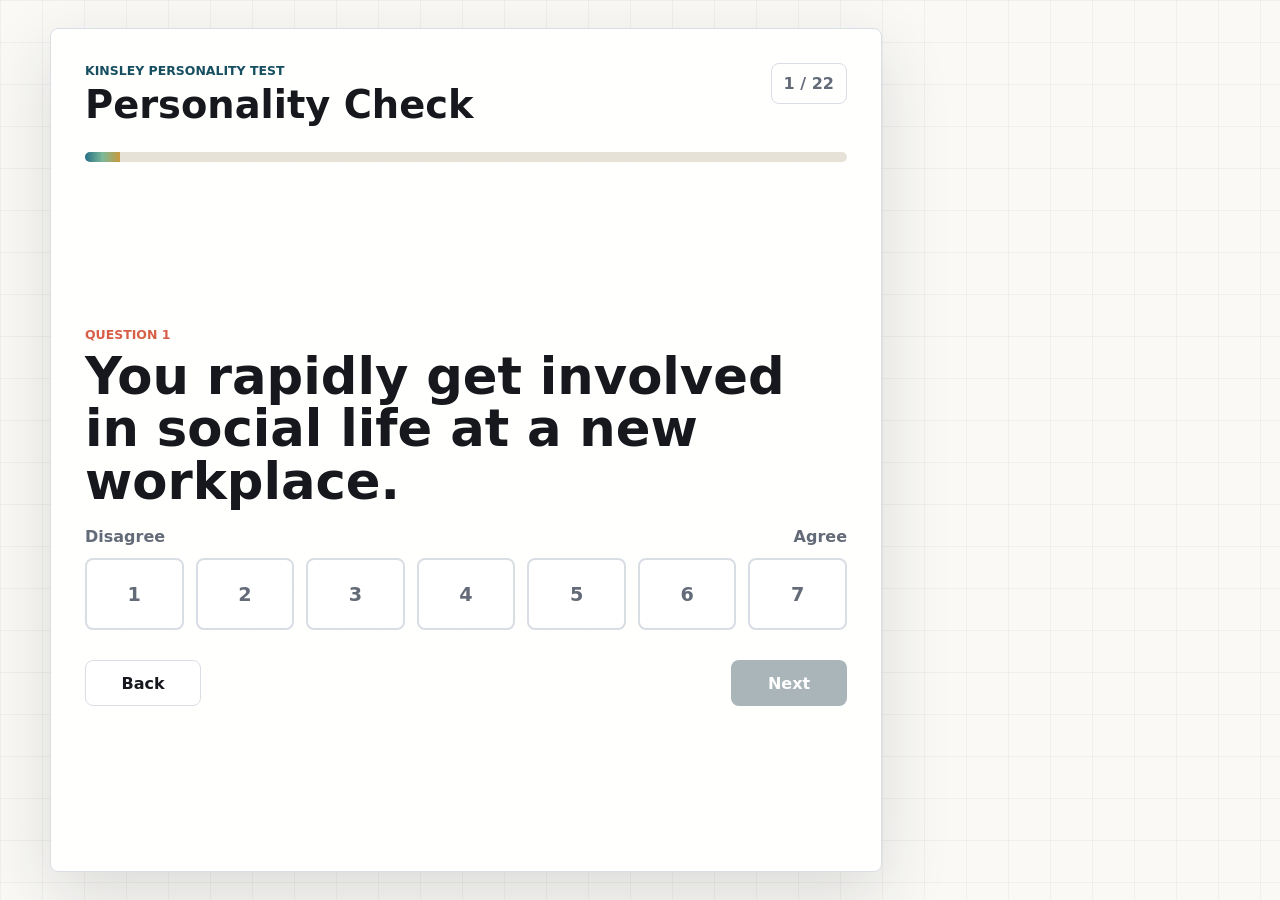
<file: index.html>
<!doctype html>
<html lang="en">
  <head>
    <meta charset="UTF-8" />
    <meta name="viewport" content="width=device-width, initial-scale=1.0" />
    <title>Kinsley Personality Test</title>
    <link rel="stylesheet" href="styles.css" />
  </head>
  <body>
    <main class="app-shell">
      <section class="test-panel" aria-labelledby="page-title">
        <header class="topbar">
          <div>
            <p class="eyebrow">Kinsley Personality Test</p>
            <h1 id="page-title">Personality Check</h1>
          </div>
          <div class="progress-readout" aria-live="polite">
            <span id="progress-count">1 / 14</span>
          </div>
        </header>

        <div class="progress-track" aria-hidden="true">
          <div id="progress-fill" class="progress-fill"></div>
        </div>

        <section id="question-view" class="question-view">
          <div class="statement-wrap">
            <p id="question-kicker" class="question-kicker">Question 1</p>
            <h2 id="question-text"></h2>
          </div>

          <fieldset class="scale-group" aria-labelledby="question-text">
            <legend class="sr-only">Choose how much you agree</legend>
            <div class="scale-labels" aria-hidden="true">
              <span>Disagree</span>
              <span>Agree</span>
            </div>
            <div id="answer-options" class="answer-options"></div>
          </fieldset>

          <div class="actions">
            <button id="back-btn" class="ghost-btn" type="button">Back</button>
            <button id="next-btn" class="primary-btn" type="button" disabled>Next</button>
          </div>
        </section>

        <section id="result-view" class="result-view" hidden>
          <div class="result-header">
            <p class="eyebrow">Your Profile</p>
            <p id="result-code" class="result-code"></p>
            <h2 id="result-title">The Reflective Adapter</h2>
          </div>

          <div class="profile-grid">
            <article class="profile-copy">
              <p id="result-summary"></p>
              <ul id="result-bullets"></ul>
            </article>
          </div>

          <div class="actions">
            <button id="restart-btn" class="ghost-btn" type="button">Retake</button>
            <a class="primary-btn link-btn" href="second-degree.html">2nd Degree Investigation</a>
          </div>
        </section>
      </section>

      <aside class="study-rail" aria-label="Study controls" hidden>
        <div class="dial-visual" aria-hidden="true">
          <div class="dial-ring"></div>
          <div class="dial-needle"></div>
          <div class="dial-center"></div>
        </div>
        <h2>Your Preliminary Traits</h2>
        <div id="trait-bars" class="trait-bars"></div>
      </aside>
    </main>

    <script src="script.js"></script>
  </body>
</html>
</file>
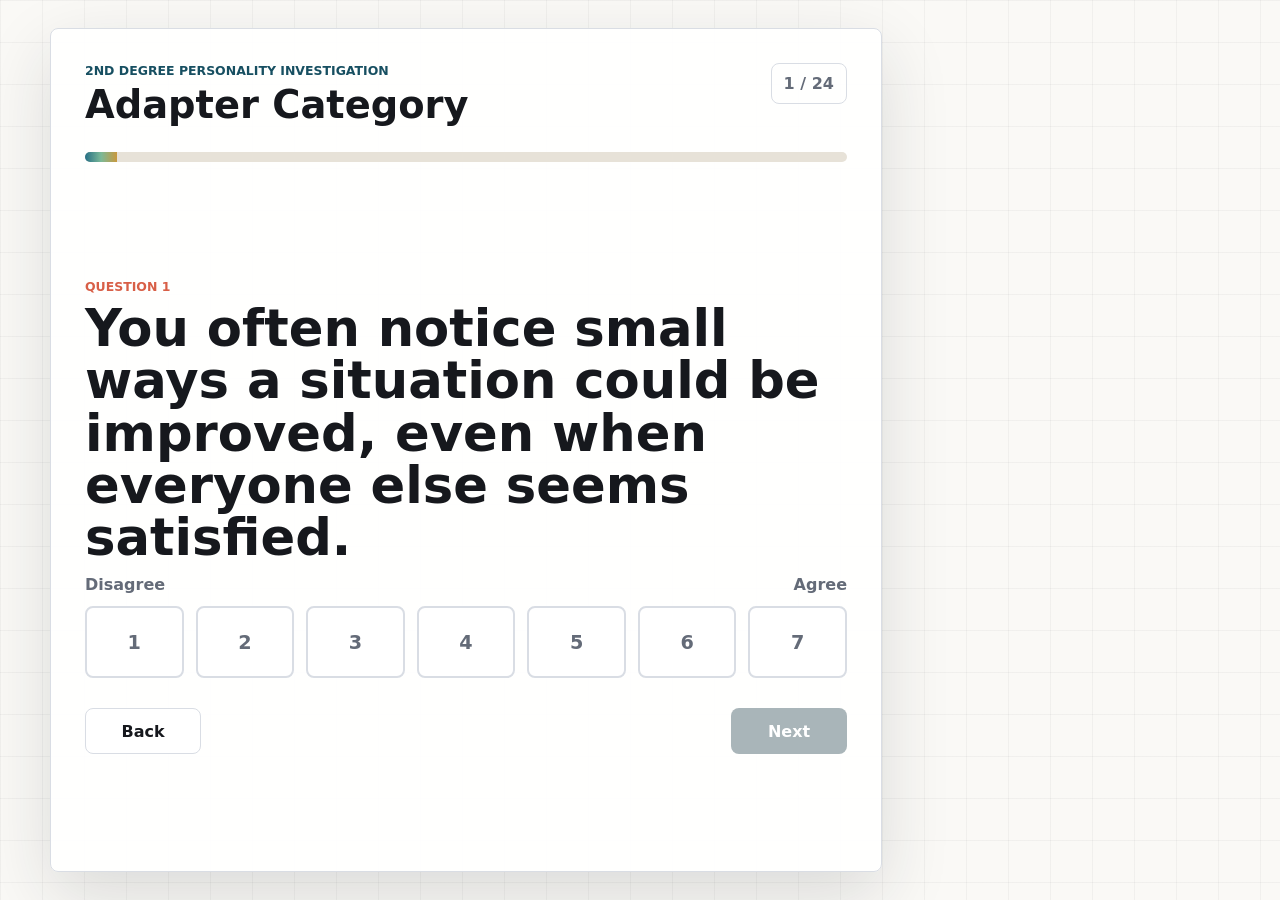
<file: second-degree.html>
<!doctype html>
<html lang="en">
  <head>
    <meta charset="UTF-8" />
    <meta name="viewport" content="width=device-width, initial-scale=1.0" />
    <title>2nd Degree Personality Investigation - Adapter Category</title>
    <link rel="stylesheet" href="styles.css" />
  </head>
  <body>
    <main class="app-shell">
      <section class="test-panel" aria-labelledby="page-title">
        <header class="topbar">
          <div>
            <p class="eyebrow">2nd Degree Personality Investigation</p>
            <h1 id="page-title">Adapter Category</h1>
          </div>
          <div class="progress-readout" aria-live="polite">
            <span id="progress-count">1 / 24</span>
          </div>
        </header>

        <div class="progress-track" aria-hidden="true">
          <div id="progress-fill" class="progress-fill"></div>
        </div>

        <section id="question-view" class="question-view">
          <div class="statement-wrap">
            <p id="question-kicker" class="question-kicker">Question 1</p>
            <h2 id="question-text"></h2>
          </div>

          <fieldset class="scale-group" aria-labelledby="question-text">
            <legend class="sr-only">Choose your response</legend>
            <div class="scale-labels" aria-hidden="true">
              <span>Disagree</span>
              <span>Agree</span>
            </div>
            <div id="answer-options" class="answer-options"></div>
          </fieldset>

          <div class="actions">
            <button id="back-btn" class="ghost-btn" type="button">Back</button>
            <button id="next-btn" class="primary-btn" type="button" disabled>Next</button>
          </div>
        </section>

        <section id="result-view" class="result-view" hidden>
          <div class="result-header">
            <p class="eyebrow">Adapter Subtype</p>
            <p id="result-code" class="result-code"></p>
            <h2 id="result-title">The Calibrated Adapter</h2>
          </div>

          <div class="profile-grid">
            <article class="profile-copy">
              <p id="result-summary"></p>
              <ul id="result-bullets"></ul>
            </article>
          </div>

          <div class="reveal-panel">
            <button id="reveal-btn" class="primary-btn" type="button">Reveal Study Note</button>
            <div id="study-note" class="study-note" hidden>
              <h3>What this demonstrates</h3>
              <p>
                This second test uses familiar personality-test signals to make a broad profile feel more
                tailored. The questions are themed around common motivation patterns, while the result still
                relies on statements many people can recognize in themselves.
              </p>
              <p>
                For the study, compare how participants rate this second-degree profile against the first result.
              </p>
            </div>
          </div>

          <div class="actions">
            <a class="ghost-btn link-btn" href="index.html">Back to Kinsley Test</a>
            <button id="restart-btn" class="primary-btn" type="button">Retake</button>
          </div>
        </section>
      </section>

      <aside class="study-rail" aria-label="Second-degree response pattern" hidden>
        <div class="dial-visual" aria-hidden="true">
          <div class="dial-ring"></div>
          <div class="dial-needle"></div>
          <div class="dial-center"></div>
        </div>
        <h2>Adapter Pattern</h2>
        <div id="trait-bars" class="trait-bars"></div>
      </aside>
    </main>

    <script src="second-degree.js"></script>
  </body>
</html>
</file>
<file: styles.css>
:root {
  color-scheme: light;
  --ink: #16181d;
  --muted: #646b78;
  --line: #d9dde4;
  --paper: #faf9f6;
  --panel: #ffffff;
  --accent: #276f86;
  --accent-dark: #174f61;
  --mark: #d85f47;
  --mint: #7bb998;
  --gold: #c9993e;
  --shadow: 0 24px 70px rgba(31, 35, 43, 0.14);
}

* {
  box-sizing: border-box;
}

body {
  min-height: 100vh;
  margin: 0;
  font-family:
    Inter, ui-sans-serif, system-ui, -apple-system, BlinkMacSystemFont, "Segoe UI", sans-serif;
  color: var(--ink);
  background:
    linear-gradient(90deg, rgba(22, 24, 29, 0.04) 1px, transparent 1px),
    linear-gradient(rgba(22, 24, 29, 0.04) 1px, transparent 1px),
    var(--paper);
  background-size: 42px 42px;
}

button,
input {
  font: inherit;
}

a {
  color: inherit;
}

.app-shell {
  display: grid;
  grid-template-columns: minmax(0, 1fr) 320px;
  gap: 28px;
  width: min(1180px, calc(100% - 32px));
  min-height: 100vh;
  margin: 0 auto;
  padding: 28px 0;
  align-items: stretch;
}

.test-panel,
.study-rail {
  background: rgba(255, 255, 255, 0.94);
  border: 1px solid var(--line);
  box-shadow: var(--shadow);
}

.test-panel {
  display: flex;
  flex-direction: column;
  min-height: calc(100vh - 56px);
  padding: 34px;
  border-radius: 8px;
}

.topbar {
  display: flex;
  align-items: flex-start;
  justify-content: space-between;
  gap: 20px;
}

.eyebrow,
.question-kicker,
.score-label {
  margin: 0 0 8px;
  color: var(--accent-dark);
  font-size: 0.78rem;
  font-weight: 800;
  letter-spacing: 0;
  text-transform: uppercase;
}

h1,
h2,
h3,
p {
  overflow-wrap: anywhere;
}

h1 {
  margin: 0;
  font-size: clamp(2rem, 3vw, 3rem);
  line-height: 1;
  letter-spacing: 0;
}

.progress-readout {
  min-width: 76px;
  padding: 10px 12px;
  text-align: center;
  border: 1px solid var(--line);
  border-radius: 8px;
  color: var(--muted);
  font-weight: 800;
}

.progress-track {
  height: 10px;
  margin: 28px 0 0;
  overflow: hidden;
  background: #e7e2d8;
  border-radius: 999px;
}

.progress-fill {
  width: 0%;
  height: 100%;
  background: linear-gradient(90deg, var(--accent), var(--mint), var(--gold));
  transition: width 240ms ease;
}

.question-view,
.result-view {
  display: flex;
  flex: 1;
  flex-direction: column;
  justify-content: center;
  padding: 34px 0 0;
}

.statement-wrap {
  min-height: 188px;
}

.question-kicker {
  color: var(--mark);
}

#question-text,
.result-header h2 {
  max-width: 880px;
  margin: 0;
  font-size: clamp(2rem, 4vw, 4.8rem);
  line-height: 1.02;
  font-weight: 850;
  letter-spacing: 0;
}

.result-code {
  margin: 0 0 10px;
  color: var(--mark);
  font-size: clamp(1rem, 1.5vw, 1.35rem);
  font-weight: 850;
  letter-spacing: 0;
}

.scale-group {
  margin: 12px 0 0;
  padding: 0;
  border: 0;
}

.scale-labels {
  display: flex;
  justify-content: space-between;
  margin: 0 0 12px;
  color: var(--muted);
  font-weight: 750;
}

.answer-options {
  display: grid;
  grid-template-columns: repeat(7, minmax(54px, 1fr));
  gap: 12px;
}

.answer-options.choice-options {
  grid-template-columns: 1fr;
}

.answer-option {
  position: relative;
  min-height: 72px;
}

.answer-option input {
  position: absolute;
  opacity: 0;
}

.answer-option span {
  display: grid;
  width: 100%;
  height: 72px;
  place-items: center;
  border: 2px solid var(--line);
  border-radius: 8px;
  background: #fff;
  color: var(--muted);
  font-size: 1.2rem;
  font-weight: 850;
  cursor: pointer;
  transition:
    border 160ms ease,
    color 160ms ease,
    transform 160ms ease,
    background 160ms ease;
}

.choice-options .answer-option,
.choice-options .answer-option span {
  min-height: 58px;
  height: auto;
}

.choice-options .answer-option span {
  justify-items: start;
  padding: 15px 18px;
  text-align: left;
  line-height: 1.3;
}

.answer-option input:focus-visible + span,
.answer-option span:hover {
  border-color: var(--accent);
  color: var(--accent-dark);
  transform: translateY(-2px);
}

.answer-option input:checked + span {
  border-color: var(--accent);
  background: #e7f2f1;
  color: var(--accent-dark);
}

.actions {
  display: flex;
  justify-content: space-between;
  gap: 12px;
  margin-top: 30px;
}

.primary-btn,
.ghost-btn {
  display: inline-grid;
  place-items: center;
  min-width: 116px;
  min-height: 46px;
  padding: 0 18px;
  border-radius: 8px;
  border: 1px solid transparent;
  font-weight: 850;
  cursor: pointer;
  text-decoration: none;
}

.primary-btn {
  background: var(--accent);
  color: #fff;
}

.primary-btn:disabled {
  cursor: not-allowed;
  background: #a9b5b9;
}

.ghost-btn {
  background: #fff;
  border-color: var(--line);
  color: var(--ink);
}

.profile-grid {
  display: grid;
  grid-template-columns: minmax(0, 1fr);
  gap: 24px;
  margin-top: 26px;
  align-items: start;
}

.profile-copy p {
  margin: 0;
  color: #333944;
  font-size: 1.18rem;
  line-height: 1.7;
}

.profile-copy ul {
  display: grid;
  gap: 12px;
  margin: 24px 0 0;
  padding: 0;
  list-style: none;
}

.profile-copy li {
  padding-left: 18px;
  border-left: 4px solid var(--mint);
  color: #3f4652;
  line-height: 1.55;
}

.reveal-panel {
  margin-top: 28px;
  padding-top: 22px;
  border-top: 1px solid var(--line);
}

.study-note {
  max-width: 760px;
  margin-top: 18px;
}

.study-note h3 {
  margin: 0 0 10px;
  font-size: 1.2rem;
}

.study-note p {
  margin: 0 0 12px;
  color: #3f4652;
  line-height: 1.65;
}

.study-rail {
  display: flex;
  flex-direction: column;
  padding: 24px;
  border-radius: 8px;
}

.study-rail h2 {
  margin: 24px 0 16px;
  font-size: 1.2rem;
}

.dial-visual {
  position: relative;
  aspect-ratio: 1;
  width: 100%;
  max-width: 230px;
  margin: 0 auto;
}

.dial-ring {
  position: absolute;
  inset: 0;
  border: 18px solid #e6e2d7;
  border-top-color: var(--accent);
  border-right-color: var(--mint);
  border-radius: 50%;
}

.dial-needle {
  position: absolute;
  left: 50%;
  bottom: 50%;
  width: 5px;
  height: 42%;
  background: var(--mark);
  border-radius: 999px;
  transform-origin: bottom center;
  transform: translateX(-50%) rotate(-35deg);
  transition: transform 260ms ease;
}

.dial-center {
  position: absolute;
  inset: 44%;
  border-radius: 50%;
  background: var(--ink);
}

.trait-bars {
  display: grid;
  gap: 16px;
  margin-top: 4px;
}

.trait-row {
  display: grid;
  gap: 8px;
}

.trait-meta {
  display: flex;
  justify-content: space-between;
  gap: 12px;
  color: #3f4652;
  font-size: 0.92rem;
  font-weight: 750;
}

.bar-track {
  height: 11px;
  overflow: hidden;
  background: #e7e2d8;
  border-radius: 999px;
}

.bar-fill {
  width: 50%;
  height: 100%;
  background: var(--accent);
  border-radius: inherit;
  transition: width 220ms ease;
}

.sr-only {
  position: absolute;
  width: 1px;
  height: 1px;
  padding: 0;
  overflow: hidden;
  clip: rect(0, 0, 0, 0);
  white-space: nowrap;
  border: 0;
}

[hidden] {
  display: none !important;
}

@media (max-width: 900px) {
  .app-shell {
    grid-template-columns: 1fr;
    min-height: auto;
  }

  .test-panel {
    min-height: auto;
  }

  .dial-visual {
    max-width: 150px;
  }
}

@media (max-width: 620px) {
  .app-shell {
    width: min(100% - 20px, 1180px);
    padding: 10px 0;
  }

  .test-panel,
  .study-rail {
    padding: 18px;
  }

  .topbar,
  .profile-grid {
    grid-template-columns: 1fr;
    display: grid;
  }

  .progress-readout {
    justify-self: start;
  }

  .statement-wrap {
    min-height: 168px;
  }

  #question-text,
  .result-header h2 {
    font-size: 2.1rem;
  }

  .answer-options {
    grid-template-columns: repeat(7, minmax(35px, 1fr));
    gap: 6px;
  }

  .answer-option,
  .answer-option span {
    min-height: 56px;
    height: 56px;
  }

  .answer-option span {
    font-size: 0.96rem;
  }

  .actions {
    align-items: stretch;
  }

  .primary-btn,
  .ghost-btn {
    min-width: 0;
    flex: 1;
  }
}
</file>
